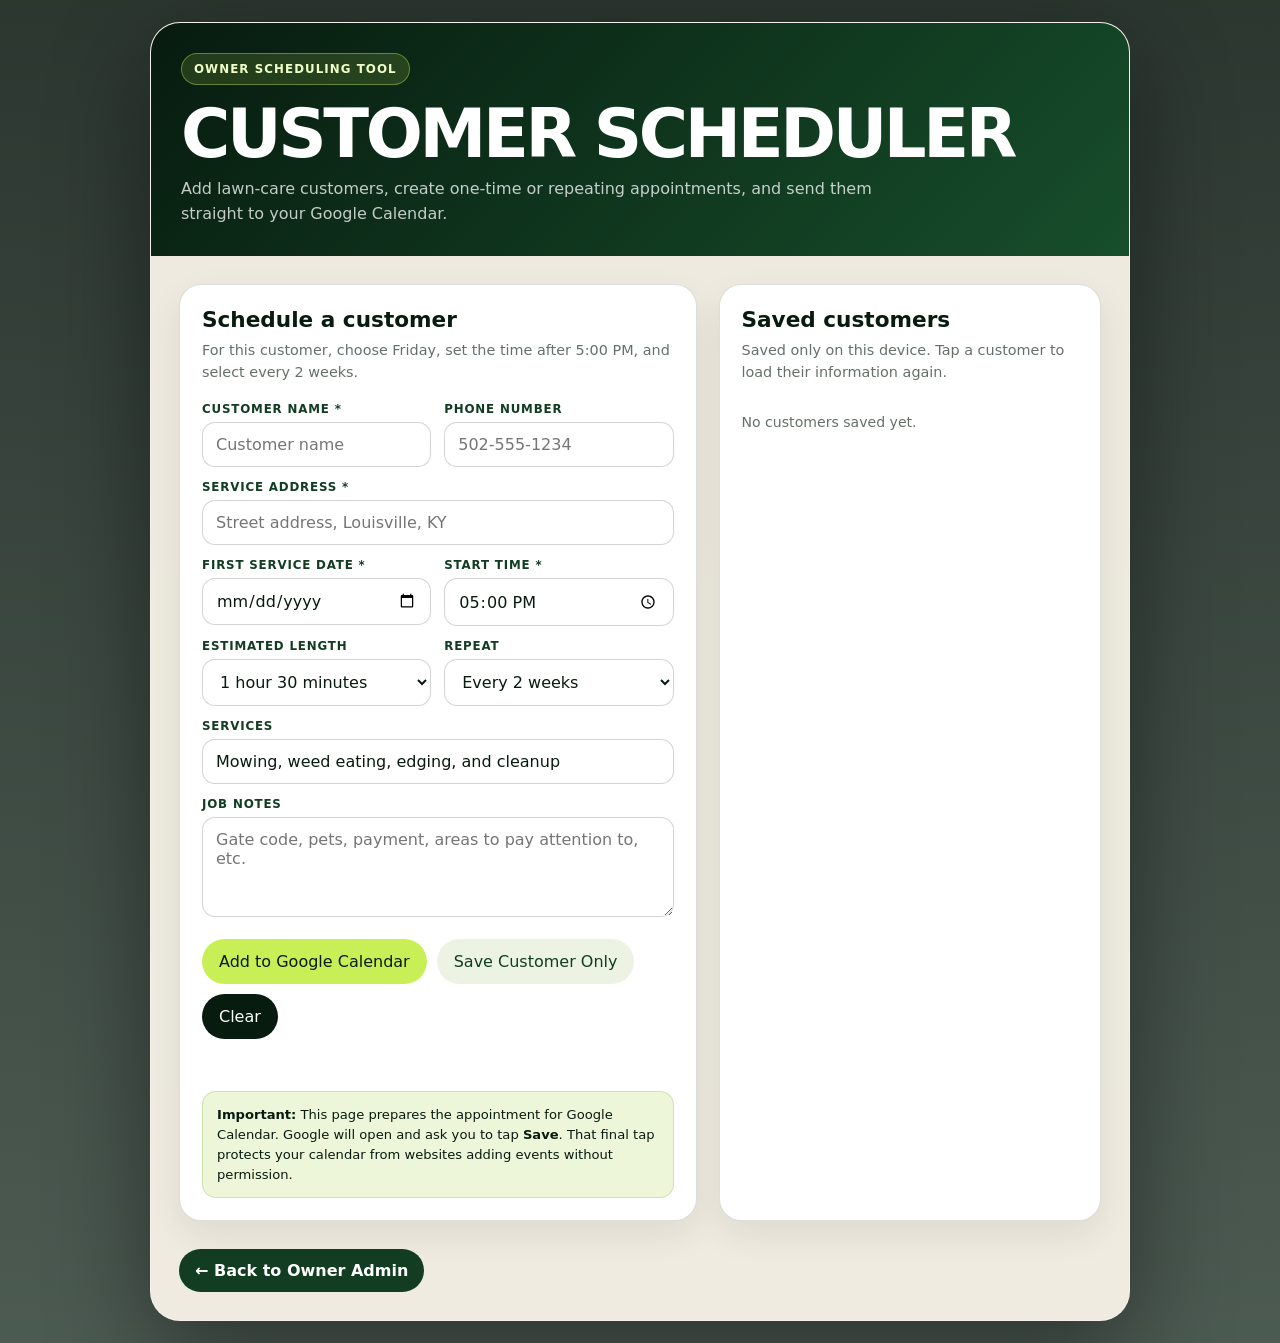
<file: scheduler.html>
<!doctype html>
<html lang="en">
<head>
<meta charset="utf-8">
<meta name="viewport" content="width=device-width,initial-scale=1">
<meta name="robots" content="noindex,nofollow">
<meta name="theme-color" content="#071b0f">
<title>Customer Scheduler | Trent's Lawn Care</title>
<style>
:root{--ink:#071b0f;--forest:#123d22;--lime:#c9ef57;--cream:#f6f2e7;--white:#fff;--muted:#657168;--line:rgba(7,27,15,.14)}
*{box-sizing:border-box}
body{margin:0;min-height:100vh;font-family:Inter,system-ui,-apple-system,"Segoe UI",sans-serif;color:var(--ink);background:linear-gradient(rgba(3,16,8,.84),rgba(7,27,15,.72)),url('https://www.goodfreephotos.com/albums/united-states/kentucky/louisville/skyline-of-downtown-louisville-kentucky.jpg') center/cover fixed;padding:22px}
.shell{width:min(980px,100%);margin:auto;background:rgba(246,242,231,.96);border:1px solid rgba(255,255,255,.35);border-radius:30px;box-shadow:0 34px 100px rgba(0,0,0,.42);overflow:hidden}
.hero{padding:30px;background:linear-gradient(135deg,#071b0f,#174e2b);color:white}
.badge{display:inline-flex;padding:8px 12px;border-radius:999px;background:rgba(201,239,87,.14);border:1px solid rgba(201,239,87,.4);color:#efffc7;font-size:.74rem;font-weight:900;letter-spacing:.09em;text-transform:uppercase}
h1{font-size:clamp(2rem,7vw,4.2rem);line-height:.95;letter-spacing:-.05em;text-transform:uppercase;margin:18px 0 10px}
.hero p{max-width:700px;color:rgba(255,255,255,.76);line-height:1.55;margin:0}
.content{display:grid;grid-template-columns:1.15fr .85fr;gap:22px;padding:28px}
.card{background:white;border:1px solid var(--line);border-radius:22px;padding:22px;box-shadow:0 14px 35px rgba(7,27,15,.08)}
h2{margin:0 0 8px;font-size:1.35rem}.sub{color:var(--muted);font-size:.9rem;line-height:1.5;margin:0 0 18px}
.grid{display:grid;grid-template-columns:1fr 1fr;gap:13px}.full{grid-column:1/-1}
label{display:block;margin:0 0 6px;font-size:.74rem;font-weight:900;letter-spacing:.07em;text-transform:uppercase;color:var(--forest)}
input,select,textarea{width:100%;border:1px solid rgba(7,27,15,.18);border-radius:13px;padding:12px 13px;background:#fff;color:var(--ink);font:inherit;outline:none}
input:focus,select:focus,textarea:focus{border-color:#71a62c;box-shadow:0 0 0 3px rgba(201,239,87,.25)}
textarea{min-height:100px;resize:vertical}
.actions{display:flex;flex-wrap:wrap;gap:10px;margin-top:18px}
button,a.btn{border:0;border-radius:999px;padding:13px 17px;font-weight:950;font:inherit;cursor:pointer;text-decoration:none;display:inline-flex;align-items:center;justify-content:center}
.primary{background:var(--lime);color:var(--ink)}.dark{background:var(--ink);color:white}.light{background:#edf3e3;color:var(--forest)}
.notice{margin-top:14px;min-height:22px;font-size:.87rem;font-weight:750;color:#27642e}
.list{display:grid;gap:10px;margin-top:14px}.job{border:1px solid var(--line);border-radius:15px;padding:13px;background:#fbfcf7}.job strong{display:block}.job small{display:block;color:var(--muted);margin-top:4px;line-height:1.4}.job-actions{display:flex;gap:7px;flex-wrap:wrap;margin-top:10px}.job-actions button{padding:8px 11px;font-size:.78rem}
.empty{color:var(--muted);font-size:.88rem;padding:12px 0}
.note{padding:13px 14px;border-radius:14px;background:#eef6da;border:1px solid rgba(113,166,44,.24);font-size:.82rem;line-height:1.5;margin-top:16px}
.back{display:inline-flex;margin:0 28px 28px;color:white;background:var(--forest);text-decoration:none;padding:12px 16px;border-radius:999px;font-weight:900}
@media(max-width:760px){body{padding:10px}.content{grid-template-columns:1fr;padding:16px}.hero{padding:24px}.grid{grid-template-columns:1fr}.full{grid-column:auto}.shell{border-radius:22px}.back{margin:0 16px 20px}}
</style>
</head>
<body>
<main class="shell">
<section class="hero">
  <span class="badge">Owner scheduling tool</span>
  <h1>Customer Scheduler</h1>
  <p>Add lawn-care customers, create one-time or repeating appointments, and send them straight to your Google Calendar.</p>
</section>
<div class="content">
  <section class="card">
    <h2>Schedule a customer</h2>
    <p class="sub">For this customer, choose Friday, set the time after 5:00 PM, and select every 2 weeks.</p>
    <form id="scheduleForm">
      <div class="grid">
        <div><label for="customer">Customer name *</label><input id="customer" required autocomplete="name" placeholder="Customer name"></div>
        <div><label for="phone">Phone number</label><input id="phone" autocomplete="tel" inputmode="tel" placeholder="502-555-1234"></div>
        <div class="full"><label for="address">Service address *</label><input id="address" required autocomplete="street-address" placeholder="Street address, Louisville, KY"></div>
        <div><label for="date">First service date *</label><input id="date" type="date" required></div>
        <div><label for="time">Start time *</label><input id="time" type="time" value="17:00" required></div>
        <div><label for="duration">Estimated length</label><select id="duration"><option value="60">1 hour</option><option value="90" selected>1 hour 30 minutes</option><option value="120">2 hours</option><option value="180">3 hours</option></select></div>
        <div><label for="repeat">Repeat</label><select id="repeat"><option value="none">One time</option><option value="weekly">Every week</option><option value="biweekly" selected>Every 2 weeks</option><option value="monthly">Every month</option></select></div>
        <div class="full"><label for="services">Services</label><input id="services" value="Mowing, weed eating, edging, and cleanup"></div>
        <div class="full"><label for="notes">Job notes</label><textarea id="notes" placeholder="Gate code, pets, payment, areas to pay attention to, etc."></textarea></div>
      </div>
      <div class="actions">
        <button class="primary" type="submit">Add to Google Calendar</button>
        <button class="light" id="saveOnly" type="button">Save Customer Only</button>
        <button class="dark" id="clearForm" type="button">Clear</button>
      </div>
      <div class="notice" id="status" aria-live="polite"></div>
      <div class="note"><strong>Important:</strong> This page prepares the appointment for Google Calendar. Google will open and ask you to tap <strong>Save</strong>. That final tap protects your calendar from websites adding events without permission.</div>
    </form>
  </section>
  <aside class="card">
    <h2>Saved customers</h2>
    <p class="sub">Saved only on this device. Tap a customer to load their information again.</p>
    <div class="list" id="savedList"></div>
  </aside>
</div>
<a class="back" href="/admin.html">← Back to Owner Admin</a>
</main>
<script>
const form=document.getElementById('scheduleForm');
const statusBox=document.getElementById('status');
const savedList=document.getElementById('savedList');
const fields=['customer','phone','address','date','time','duration','repeat','services','notes'];
const pad=n=>String(n).padStart(2,'0');
const localDateTime=(date,time)=>new Date(date+'T'+time+':00');
function googleStamp(date){return date.getFullYear()+pad(date.getMonth()+1)+pad(date.getDate())+'T'+pad(date.getHours())+pad(date.getMinutes())+'00';}
function getData(){const d={};fields.forEach(id=>d[id]=document.getElementById(id).value.trim());return d;}
function setData(d){fields.forEach(id=>{if(d[id]!==undefined)document.getElementById(id).value=d[id];});window.scrollTo({top:0,behavior:'smooth'});}
function customers(){try{return JSON.parse(localStorage.getItem('trentCustomers')||'[]')}catch{return []}}
function storeCustomer(d){
  const list=customers();
  const key=(d.customer+'|'+d.address).toLowerCase();
  const index=list.findIndex(x=>(x.customer+'|'+x.address).toLowerCase()===key);
  const record={...d,savedAt:new Date().toISOString()};
  if(index>=0)list[index]=record;else list.unshift(record);
  localStorage.setItem('trentCustomers',JSON.stringify(list.slice(0,50)));
  renderSaved();
}
function renderSaved(){
  const list=customers();
  savedList.innerHTML='';
  if(!list.length){savedList.innerHTML='<div class="empty">No customers saved yet.</div>';return;}
  list.forEach((d,i)=>{
    const item=document.createElement('div');item.className='job';
    item.innerHTML='<strong>'+escapeHtml(d.customer)+'</strong><small>'+escapeHtml(d.address)+'<br>'+escapeHtml(d.services||'Lawn service')+' • '+escapeHtml(d.repeat||'one time')+'</small><div class="job-actions"><button class="light" type="button" data-load="'+i+'">Load</button><button class="dark" type="button" data-delete="'+i+'">Delete</button></div>';
    savedList.appendChild(item);
  });
}
function escapeHtml(v){return String(v||'').replace(/[&<>'"]/g,c=>({'&':'&amp;','<':'&lt;','>':'&gt;',"'":'&#39;','"':'&quot;'}[c]));}
savedList.addEventListener('click',e=>{
  const load=e.target.dataset.load,del=e.target.dataset.delete;
  if(load!==undefined)setData(customers()[Number(load)]);
  if(del!==undefined){const list=customers();list.splice(Number(del),1);localStorage.setItem('trentCustomers',JSON.stringify(list));renderSaved();}
});
function recurrence(value){if(value==='weekly')return 'RRULE:FREQ=WEEKLY;INTERVAL=1';if(value==='biweekly')return 'RRULE:FREQ=WEEKLY;INTERVAL=2';if(value==='monthly')return 'RRULE:FREQ=MONTHLY;INTERVAL=1';return '';}
function openCalendar(d){
  const start=localDateTime(d.date,d.time);if(Number.isNaN(start.getTime()))return;
  const end=new Date(start.getTime()+Number(d.duration)*60000);
  const title="Lawn Service - "+d.customer;
  const details=[d.services,'Customer: '+d.customer,'Phone: '+(d.phone||'Not provided'),'Address: '+d.address,d.notes?'Notes: '+d.notes:'','Trent\'s Lawn Care • (502) 835-8658'].filter(Boolean).join('\n');
  const params=new URLSearchParams({action:'TEMPLATE',text:title,dates:googleStamp(start)+'/'+googleStamp(end),details,location:d.address,ctz:'America/New_York'});
  const recur=recurrence(d.repeat);if(recur)params.set('recur',recur);
  window.open('https://calendar.google.com/calendar/render?'+params.toString(),'_blank','noopener');
}
form.addEventListener('submit',e=>{e.preventDefault();if(!form.reportValidity())return;const d=getData();storeCustomer(d);openCalendar(d);statusBox.textContent='Google Calendar opened. Check the details, then tap Save.';});
document.getElementById('saveOnly').addEventListener('click',()=>{if(!form.reportValidity())return;storeCustomer(getData());statusBox.textContent='Customer saved on this device.';});
document.getElementById('clearForm').addEventListener('click',()=>{form.reset();document.getElementById('time').value='17:00';document.getElementById('repeat').value='biweekly';document.getElementById('services').value='Mowing, weed eating, edging, and cleanup';statusBox.textContent='';});
const dateInput=document.getElementById('date');dateInput.min=new Date().toISOString().split('T')[0];
renderSaved();
</script>
</body>
</html>
</file>
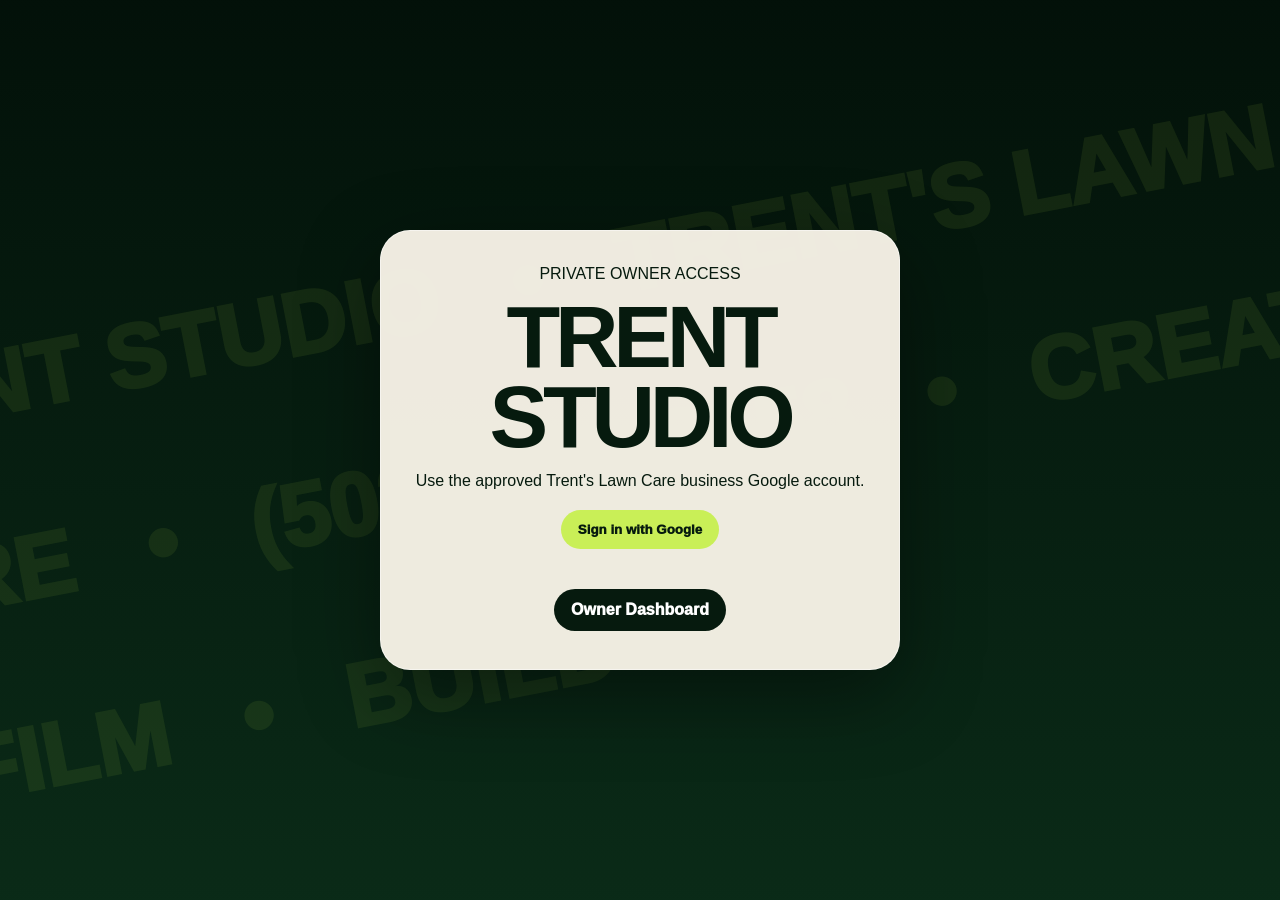
<file: studio.html>
<!doctype html>
<html lang="en">
<head>
<meta charset="utf-8">
<meta name="viewport" content="width=device-width,initial-scale=1">
<meta name="robots" content="noindex,nofollow">
<title>Private Trent Studio</title>
<style>
:root{--ink:#061a0e;--forest:#174e2b;--lime:#c9ef57;--cream:#f6f2e7;--white:#fff;--muted:#68736b;--line:#d8dfd4;--danger:#a52d2d}
*{box-sizing:border-box}
html,body{margin:0;min-height:100%;font-family:Inter,Arial,sans-serif}
body{background:var(--ink);color:white}
.hidden{display:none!important}
.bg{position:fixed;inset:0;z-index:-2;background:linear-gradient(rgba(3,16,8,.86),rgba(12,46,25,.86)),url('https://www.goodfreephotos.com/albums/united-states/kentucky/louisville/skyline-of-downtown-louisville-kentucky.jpg') center/cover}
.bg::after{content:"TRENT STUDIO   •   TRENT'S LAWN CARE   •   (502) 835-8658   •   CREATE   •   FILM   •   BUILD";position:absolute;inset:-15%;display:flex;align-items:center;font-size:clamp(2.5rem,7vw,7rem);font-weight:1000;line-height:2.1;color:rgba(201,239,87,.08);transform:rotate(-11deg);white-space:pre-wrap;overflow:hidden}
.login{min-height:100vh;display:grid;place-items:center;padding:22px}
.login-card,.panel{background:rgba(246,242,231,.97);color:var(--ink);border:1px solid rgba(255,255,255,.5);box-shadow:0 24px 80px rgba(0,0,0,.42)}
.login-card{width:min(520px,100%);padding:34px;border-radius:30px;text-align:center}
.login-card h1,.hero-title{font-size:clamp(2.6rem,8vw,5.5rem);line-height:.9;text-transform:uppercase;letter-spacing:-.06em;margin:14px 0}
.btn{border:0;border-radius:999px;padding:12px 17px;font-weight:950;cursor:pointer;text-decoration:none;display:inline-flex;align-items:center;justify-content:center;gap:8px;margin:4px;background:var(--lime);color:var(--ink)}
.btn.dark{background:var(--ink);color:white}.btn.danger{background:var(--danger);color:white}.btn.light{background:#e7eee2;color:var(--forest)}
.status{min-height:22px;margin-top:10px;font-size:.9rem;color:var(--forest)}
.topbar{position:sticky;top:0;z-index:20;padding:14px 18px;background:rgba(6,26,14,.93);backdrop-filter:blur(14px);display:flex;align-items:center;justify-content:space-between;gap:12px;flex-wrap:wrap;border-bottom:1px solid rgba(255,255,255,.12)}
.topbar strong{color:var(--lime);font-size:1.1rem}.topbar small{display:block;opacity:.75;margin-top:3px}
.wrap{width:min(1180px,100%);margin:auto;padding:24px}
.intro{margin-bottom:18px}.intro p{max-width:700px;color:rgba(255,255,255,.76)}
.grid{display:grid;grid-template-columns:1.35fr .65fr;gap:18px}
.panel{border-radius:26px;padding:18px}
.viewer{background:#000;border-radius:22px;overflow:hidden;aspect-ratio:16/10;display:grid;place-items:center;position:relative}
.viewer video{width:100%;height:100%;object-fit:cover}.viewer.mirror video{transform:scaleX(-1)}
.camera-label{position:absolute;left:14px;top:14px;background:rgba(0,0,0,.6);color:white;padding:8px 10px;border-radius:999px;font-size:.75rem;font-weight:900}
.controls{display:flex;flex-wrap:wrap;gap:8px;margin-top:13px}.controls .btn{margin:0}
textarea,input{width:100%;border:1px solid var(--line);border-radius:14px;padding:12px;font:inherit;background:white;color:var(--ink)}
textarea{min-height:165px;resize:vertical}
.tools{display:grid;gap:16px}
.idea-list{display:grid;gap:8px;margin-top:12px}.idea{padding:11px 12px;border-radius:13px;background:#eaf0e5;font-size:.9rem}
.quick-grid{display:grid;grid-template-columns:1fr 1fr;gap:8px}.quick-card{padding:12px;border-radius:15px;background:#eef3e9;border:1px solid var(--line);font-size:.86rem;font-weight:800;cursor:pointer}
.quick-card:hover{transform:translateY(-1px)}
.footer{padding:25px;text-align:center;color:rgba(255,255,255,.65);font-size:.82rem}
@media(max-width:850px){.grid{grid-template-columns:1fr}.wrap{padding:14px}.hero-title{font-size:3rem}}

/* MOVIE THEATER + LOUNGE */
.theater-panel{background:linear-gradient(145deg,#f8f4e8,#e8f0e4)!important}
.theater-heading{display:flex;align-items:flex-start;justify-content:space-between;gap:12px}
.theater-heading h2{margin:5px 0 4px}
.studio-kicker{font-size:.72rem;font-weight:1000;letter-spacing:.14em;text-transform:uppercase;color:var(--forest)}
.now-playing{padding:7px 10px;border-radius:999px;background:var(--ink);color:var(--lime);font-size:.7rem;font-weight:1000;letter-spacing:.08em;white-space:nowrap}
.theater-shell{margin-top:14px;padding:12px;border-radius:24px;background:#07140c;box-shadow:inset 0 0 0 1px rgba(201,239,87,.3),0 18px 45px rgba(0,0,0,.28)}
.screen-frame{position:relative;overflow:hidden;border-radius:16px;background:#000;aspect-ratio:16/9;box-shadow:0 0 28px rgba(201,239,87,.18)}
.screen-frame::before{content:"";position:absolute;inset:0;z-index:1;pointer-events:none;border:1px solid rgba(255,255,255,.22);border-radius:16px}
.screen-frame iframe{position:absolute;inset:0;width:100%;height:100%;border:0}
.theater-seatbar{display:flex;justify-content:space-between;align-items:center;gap:10px;color:#f4ffe5;font-size:.78rem;font-weight:900;padding:10px 3px 0}
.theater-seatbar .btn{font-size:.75rem;padding:9px 12px}
.movie-controls{display:grid;grid-template-columns:1fr auto;gap:8px;margin-top:11px}
.movie-controls .btn{margin:0}
.movie-presets{display:flex;flex-wrap:wrap;gap:7px;margin-top:9px}
.movie-presets .btn{margin:0;background:#dff2bd;font-size:.75rem;padding:9px 12px}
.scene-grid{display:grid;grid-template-columns:repeat(3,1fr);gap:9px;margin-top:13px}
.scene-card{min-height:92px;position:relative;overflow:hidden;border:0;border-radius:16px;padding:12px;text-align:left;color:#fff;background-size:cover;background-position:center;cursor:pointer;box-shadow:0 9px 22px rgba(0,0,0,.2)}
.scene-card::after{content:"";position:absolute;inset:0;background:linear-gradient(160deg,rgba(3,18,9,.22),rgba(3,18,9,.84))}
.scene-card strong,.scene-card span{position:relative;z-index:1;display:block}
.scene-card strong{font-size:.85rem}.scene-card span{font-size:.7rem;opacity:.85;margin-top:4px}
.scene-card.louisville{background-image:url('https://www.goodfreephotos.com/albums/united-states/kentucky/louisville/skyline-of-downtown-louisville-kentucky.jpg')}
.scene-card.paris{background-image:url('https://images.unsplash.com/photo-1502602898657-3e91760cbb34?auto=format&fit=crop&w=900&q=80')}
.scene-card.map{background-image:linear-gradient(135deg,#17522e,#0b2b1a)}
.camera-links{display:grid;gap:8px;margin-top:10px}
.camera-link{display:flex;align-items:center;justify-content:space-between;gap:10px;padding:11px 12px;border-radius:13px;background:#eef4e9;color:var(--ink);font-size:.82rem;font-weight:850;text-decoration:none}
.camera-link small{color:var(--muted);font-weight:700}
.football-lounge{grid-column:1/-1;margin-top:18px;position:relative;overflow:hidden;background:radial-gradient(circle at 50% -20%,rgba(201,239,87,.22),transparent 38%),linear-gradient(145deg,#020904,#0c321b 55%,#07170d);color:#fff;border-radius:28px;padding:24px;box-shadow:0 24px 65px rgba(0,0,0,.42),inset 0 0 0 1px rgba(201,239,87,.28)}
.football-lounge::before{content:"";position:absolute;inset:0;background:repeating-linear-gradient(90deg,transparent 0 9.5%,rgba(255,255,255,.025) 10%);pointer-events:none}
.football-lounge h2{position:relative;margin:0 0 6px;color:var(--lime);font-size:clamp(1.8rem,4vw,3.2rem);text-transform:uppercase;letter-spacing:-.04em}.football-lounge p{position:relative;color:rgba(255,255,255,.76);margin-bottom:14px}
.lounge-room{position:relative;margin-top:18px;padding:20px;border-radius:24px;background:linear-gradient(180deg,#07120b 0 64%,#173f25 64% 67%,#07100a 67%);border:1px solid rgba(201,239,87,.25);box-shadow:inset 0 18px 55px rgba(0,0,0,.72);perspective:800px}
.lounge-screen{width:min(760px,92%);margin:auto;border:7px solid #18231b;border-bottom-width:12px;border-radius:12px;background:#000;box-shadow:0 0 35px rgba(201,239,87,.3);aspect-ratio:16/7;display:grid;place-items:center;text-align:center;padding:20px;background-image:linear-gradient(rgba(1,18,7,.42),rgba(1,18,7,.68)),url('https://images.unsplash.com/photo-1508098682722-e99c43a406b2?auto=format&fit=crop&w=1400&q=82');background-size:cover;background-position:center}
.lounge-screen strong{font-size:clamp(1.3rem,4vw,3.1rem);color:#fff;text-shadow:0 3px 15px #000}.lounge-screen span{display:block;margin-top:5px;color:var(--lime);font-weight:950;letter-spacing:.12em}
.score-strip{display:flex;justify-content:center;gap:18px;margin:10px auto 0;color:var(--lime);font-size:.72rem;font-weight:1000;letter-spacing:.1em}
.seat-rows{margin:18px auto 0;display:grid;gap:9px;max-width:780px;transform:rotateX(7deg)}
.seat-row{display:flex;justify-content:center;gap:8px}.seat-row:nth-child(2){gap:10px}.seat{width:54px;height:31px;border-radius:9px 9px 15px 15px;background:linear-gradient(#315e3e,#102818);border:1px solid rgba(201,239,87,.34);box-shadow:0 7px 0 #050a06,0 11px 14px rgba(0,0,0,.45)}.seat.vip{background:linear-gradient(#d2f169,#537620)}
.football-grid{position:relative;display:grid;grid-template-columns:repeat(3,1fr);gap:8px;margin-top:18px}
.football-card{padding:15px;border:1px solid rgba(201,239,87,.3);border-radius:14px;background:rgba(255,255,255,.08);font-size:.82rem;font-weight:850;backdrop-filter:blur(8px)}
@media(max-width:600px){.scene-grid,.football-grid{grid-template-columns:1fr}.movie-controls{grid-template-columns:1fr}.theater-heading{display:block}.now-playing{display:inline-flex;margin-top:8px}}

</style>
</head>
<body>
<div class="bg"></div>
<section id="login" class="login">
  <div class="login-card">
    <div>PRIVATE OWNER ACCESS</div>
    <h1>Trent Studio</h1>
    <p>Use the approved Trent's Lawn Care business Google account.</p>
    <button id="signIn" class="btn">Sign in with Google</button>
    <div id="loginStatus" class="status"></div>
    <a class="btn dark" href="/admin.html">Owner Dashboard</a>
  </div>
</section>

<div id="studio" class="hidden">
  <header class="topbar">
    <div><strong>Trent Studio</strong><small id="ownerEmail"></small></div>
    <div>
      <a class="btn light" href="/admin.html">Dashboard</a>
      <a class="btn light" href="/">Main Website</a>
      <button id="signOut" class="btn danger">Sign out</button>
    </div>
  </header>

  <main class="wrap">
    <section class="intro">
      <h1 class="hero-title">Creator Studio</h1>
      <p>Use your camera, plan videos, save captions, and keep your creator ideas in one private place.</p>
    </section>

    <div class="grid">
      <section class="panel">
        <h2>Camera Preview</h2>
        <p>Your camera stays on your device. Nothing uploads automatically.</p>
        <div id="viewer" class="viewer mirror">
          <span class="camera-label">PRIVATE PREVIEW</span>
          <video id="video" autoplay playsinline muted></video>
        </div>
        <div class="controls">
          <button id="start" class="btn">Start camera</button>
          <button id="switch" class="btn light">Switch camera</button>
          <button id="mirror" class="btn light">Mirror</button>
          <button id="stop" class="btn dark">Stop</button>
        </div>
        <div id="cameraStatus" class="status">Camera is off.</div>
      </section>

      <section class="panel theater-panel">
        <div class="theater-heading">
          <div><span class="studio-kicker">STUDIO SCREEN</span><h2>Movie Theater</h2><p>Load a YouTube video or playlist and watch it on the theater screen.</p></div>
          <span id="screenStatus" class="now-playing">READY</span>
        </div>
        <div class="theater-shell">
          <div class="screen-frame">
            <iframe id="movieScreen" title="Trent Studio movie theater screen" src="https://www.youtube-nocookie.com/embed/videoseries?list=UUuOdZlCQYYKvXiLcF8bC-Jg&amp;rel=0" allow="autoplay; encrypted-media; picture-in-picture" allowfullscreen></iframe>
          </div>
          <div class="theater-seatbar"><span>🎟️ Trent Studio Theater</span><button id="fullscreenScreen" class="btn light">Fullscreen</button></div>
        </div>
        <div class="movie-controls">
          <input id="videoUrl" placeholder="Paste a YouTube video or playlist link">
          <button id="loadVideo" class="btn">Load video</button>
        </div>
        <div class="movie-presets">
          <button class="btn" data-video="https://www.youtube.com/playlist?list=UUuOdZlCQYYKvXiLcF8bC-Jg">Trent uploads</button>
          <button class="btn" data-video="https://www.youtube.com/watch?v=OzYp4NRZlwQ">Paris live cam</button>
          <a class="btn" href="https://www.youtube.com/results?search_query=Louisville+Kentucky+live+camera" target="_blank" rel="noopener">Louisville camera search ↗</a>
        </div>
        <div class="status">YouTube controls and fullscreen are provided by YouTube.</div>
      </section>

      <section class="panel">
        <h2>Paris + Louisville Views</h2>
        <p>Switch the studio mood or open live camera sources in a new tab.</p>
        <div class="scene-grid">
          <button class="scene-card louisville" data-scene="Louisville"><strong>Louisville, Kentucky</strong><span>Downtown view</span></button>
          <button class="scene-card paris" data-scene="Paris"><strong>Paris, France</strong><span>Eiffel Tower mood</span></button>
          <button class="scene-card map" data-scene="Louisville map"><strong>Louisville map</strong><span>Service-area view ↗</span></button>
        </div>
        <div class="camera-links">
          <a class="camera-link" href="https://www.511.ky.gov/" target="_blank" rel="noopener"><span>Kentucky 511 cameras <small>official traffic cameras</small></span><span>↗</span></a>
          <a class="camera-link" href="https://www.skylinewebcams.com/en/webcam/france/ile-de-france/paris/tour-eiffel.html" target="_blank" rel="noopener"><span>Paris Eiffel Tower cam <small>live webcam source</small></span><span>↗</span></a>
          <a class="camera-link" href="https://www.google.com/maps/@38.1886093,-85.8408091,11z" target="_blank" rel="noopener"><span>Louisville Google Map <small>service area</small></span><span>↗</span></a>
        </div>
      </section>

      <section class="football-lounge">
        <span class="studio-kicker" style="color:#c9ef57">PRIVATE PLAYER ROOM</span>
        <h2>Trent’s Football Theater</h2>
        <p>A realistic mini team lounge for watching film, football videos, and Trent’s creator content.</p>
        <div class="lounge-room" aria-label="Mini football movie theater">
          <div class="lounge-screen">
            <div><strong>GAME FILM • CREATOR STUDIO</strong><span>LOUISVILLE, KENTUCKY</span></div>
          </div>
          <div class="score-strip"><span>TRENT STUDIO</span><span>•</span><span>PLAYER LOUNGE</span></div>
          <div class="seat-rows" aria-label="Theater seating">
            <div class="seat-row"><i class="seat vip"></i><i class="seat vip"></i><i class="seat vip"></i><i class="seat vip"></i><i class="seat vip"></i></div>
            <div class="seat-row"><i class="seat"></i><i class="seat"></i><i class="seat"></i><i class="seat"></i><i class="seat"></i><i class="seat"></i></div>
            <div class="seat-row"><i class="seat"></i><i class="seat"></i><i class="seat"></i><i class="seat"></i><i class="seat"></i><i class="seat"></i><i class="seat"></i></div>
          </div>
        </div>
        <div class="football-grid">
          <div class="football-card">🏈 Player Film Room<br><small>Study routes and game footage</small></div>
          <div class="football-card">🎬 Big-Screen Theater<br><small>Use the movie screen above</small></div>
          <div class="football-card">📋 Game-Day Board<br><small>Keep plans in Creator Notes</small></div>
        </div>
      </section>

    </div>

    <div class="grid">
      <aside class="tools">
        <section class="panel">
          <h2>Creator Notes</h2>
          <textarea id="notes" placeholder="Video ideas, camera shots, Bible content, lawn care videos, captions..."></textarea>
          <button id="saveNotes" class="btn">Save notes</button>
          <div id="noteStatus" class="status"></div>
        </section>

        <section class="panel">
          <h2>Quick Ideas</h2>
          <div class="quick-grid">
            <button class="quick-card" data-idea="Before and after lawn transformation">Before & after</button>
            <button class="quick-card" data-idea="A day running Trent's Lawn Care">Day in my life</button>
            <button class="quick-card" data-idea="Fast mowing and edging montage">Mowing montage</button>
            <button class="quick-card" data-idea="Short business motivation video">Motivation</button>
            <button class="quick-card" data-idea="Bible verse with a calm Louisville background">Bible short</button>
            <button class="quick-card" data-idea="Explain one lawn care tip in 20 seconds">Quick tip</button>
          </div>
        </section>

        <section class="panel">
          <h2>Saved Ideas</h2>
          <input id="newIdea" placeholder="Type a new video idea">
          <button id="addIdea" class="btn">Add idea</button>
          <div id="ideaList" class="idea-list"></div>
        </section>
      </aside>
    </div>
  </main>
  <footer class="footer">Private Trent Studio • Approved business account only</footer>
</div>

<script type="module">
import{initializeApp}from'https://www.gstatic.com/firebasejs/10.12.5/firebase-app.js';
import{getAuth,GoogleAuthProvider,signInWithPopup,signOut,onAuthStateChanged}from'https://www.gstatic.com/firebasejs/10.12.5/firebase-auth.js';
const config={apiKey:'AIzaSyCdTFyZoBAKfO0L5ZAZ-IP4cqltnlEs1l4',authDomain:'trentlawn-care.firebaseapp.com',projectId:'trentlawn-care',storageBucket:'trentlawn-care.firebasestorage.app',messagingSenderId:'440907459371',appId:'1:440907459371:web:2a4a9a8bf1594d2f14336e'};
const OWNER_EMAILS=['trents.lawncare.ky@gmail.com','trenton77@gmail.com'];
const app=initializeApp(config),auth=getAuth(app),provider=new GoogleAuthProvider();
provider.setCustomParameters({prompt:'select_account'});
const $=id=>document.getElementById(id);
let stream=null,facing='user';
$('signIn').onclick=async()=>{try{$('loginStatus').textContent='Opening Google sign-in...';await signInWithPopup(auth,provider)}catch(e){$('loginStatus').textContent=e.message}};
$('signOut').onclick=()=>signOut(auth);
onAuthStateChanged(auth,async user=>{
  if(!user){$('login').classList.remove('hidden');$('studio').classList.add('hidden');return}
  if(!OWNER_EMAILS.includes((user.email||'').toLowerCase())){await signOut(auth);$('loginStatus').textContent='Access denied. Use an approved Trent Studio account.';return}
  $('ownerEmail').textContent=user.email;
  $('login').classList.add('hidden');
  $('studio').classList.remove('hidden');
});
async function startCamera(){
  try{
    stopCamera();
    if(!navigator.mediaDevices?.getUserMedia)throw new Error('Camera access is not supported in this browser.');
    stream=await navigator.mediaDevices.getUserMedia({video:{facingMode:facing},audio:false});
    $('video').srcObject=stream;
    $('cameraStatus').textContent='Camera is live.';
  }catch(e){$('cameraStatus').textContent='Camera error: '+e.message}
}
function stopCamera(){if(stream)stream.getTracks().forEach(t=>t.stop());stream=null;$('video').srcObject=null;$('cameraStatus').textContent='Camera is off.'}
$('start').onclick=startCamera;$('stop').onclick=stopCamera;
$('switch').onclick=async()=>{facing=facing==='user'?'environment':'user';await startCamera()};
$('mirror').onclick=()=>$('viewer').classList.toggle('mirror');

const screen=$('movieScreen'), videoUrl=$('videoUrl'), screenStatus=$('screenStatus');
function youtubeEmbed(raw){
  const value=(raw||'').trim();
  if(!value)return null;
  const list=value.match(/[?&]list=([A-Za-z0-9_-]+)/);
  if(list)return 'https://www.youtube-nocookie.com/embed/videoseries?list='+list[1]+'&rel=0';
  const id=value.match(/(?:youtu\\.be\\/|youtube\\.com\\/(?:watch\\?v=|embed\\/|shorts\\/|live\\/))([A-Za-z0-9_-]{6,})/);
  if(id)return 'https://www.youtube-nocookie.com/embed/'+id[1]+'?rel=0';
  return null;
}
function loadMovie(raw){
  const embed=youtubeEmbed(raw);
  if(!embed){screenStatus.textContent='PASTE A YOUTUBE LINK';return}
  screen.src=embed;screenStatus.textContent='NOW PLAYING';
}
$('loadVideo').onclick=()=>loadMovie(videoUrl.value);
document.querySelectorAll('[data-video]').forEach(btn=>btn.onclick=()=>{videoUrl.value=btn.dataset.video;loadMovie(btn.dataset.video)});
$('fullscreenScreen').onclick=()=>{const frame=document.querySelector('.screen-frame');if(frame.requestFullscreen)frame.requestFullscreen()};
document.querySelectorAll('[data-scene]').forEach(btn=>btn.onclick=()=>{screenStatus.textContent=btn.dataset.scene.toUpperCase();if(btn.dataset.scene==='Louisville map')window.open('https://www.google.com/maps/@38.1886093,-85.8408091,11z','_blank','noopener')});

const notesKey='trentStudioNotesV2',ideasKey='trentStudioIdeasV2';
$('notes').value=localStorage.getItem(notesKey)||'';
$('saveNotes').onclick=()=>{localStorage.setItem(notesKey,$('notes').value);$('noteStatus').textContent='Notes saved on this device.'};
let ideas=JSON.parse(localStorage.getItem(ideasKey)||'[]');
function saveIdeas(){localStorage.setItem(ideasKey,JSON.stringify(ideas));renderIdeas()}
function renderIdeas(){$('ideaList').innerHTML=ideas.length?'':'<div class="idea">No saved ideas yet.</div>';ideas.forEach((idea,i)=>{const el=document.createElement('div');el.className='idea';el.textContent=idea;el.title='Click to remove';el.onclick=()=>{if(confirm('Remove this idea?')){ideas.splice(i,1);saveIdeas()}};$('ideaList').appendChild(el)})}
$('addIdea').onclick=()=>{const value=$('newIdea').value.trim();if(!value)return;ideas.unshift(value);$('newIdea').value='';saveIdeas()};
document.querySelectorAll('[data-idea]').forEach(btn=>btn.onclick=()=>{ideas.unshift(btn.dataset.idea);saveIdeas()});
renderIdeas();
window.addEventListener('beforeunload',stopCamera);
</script>
</body>
</html>
</file>
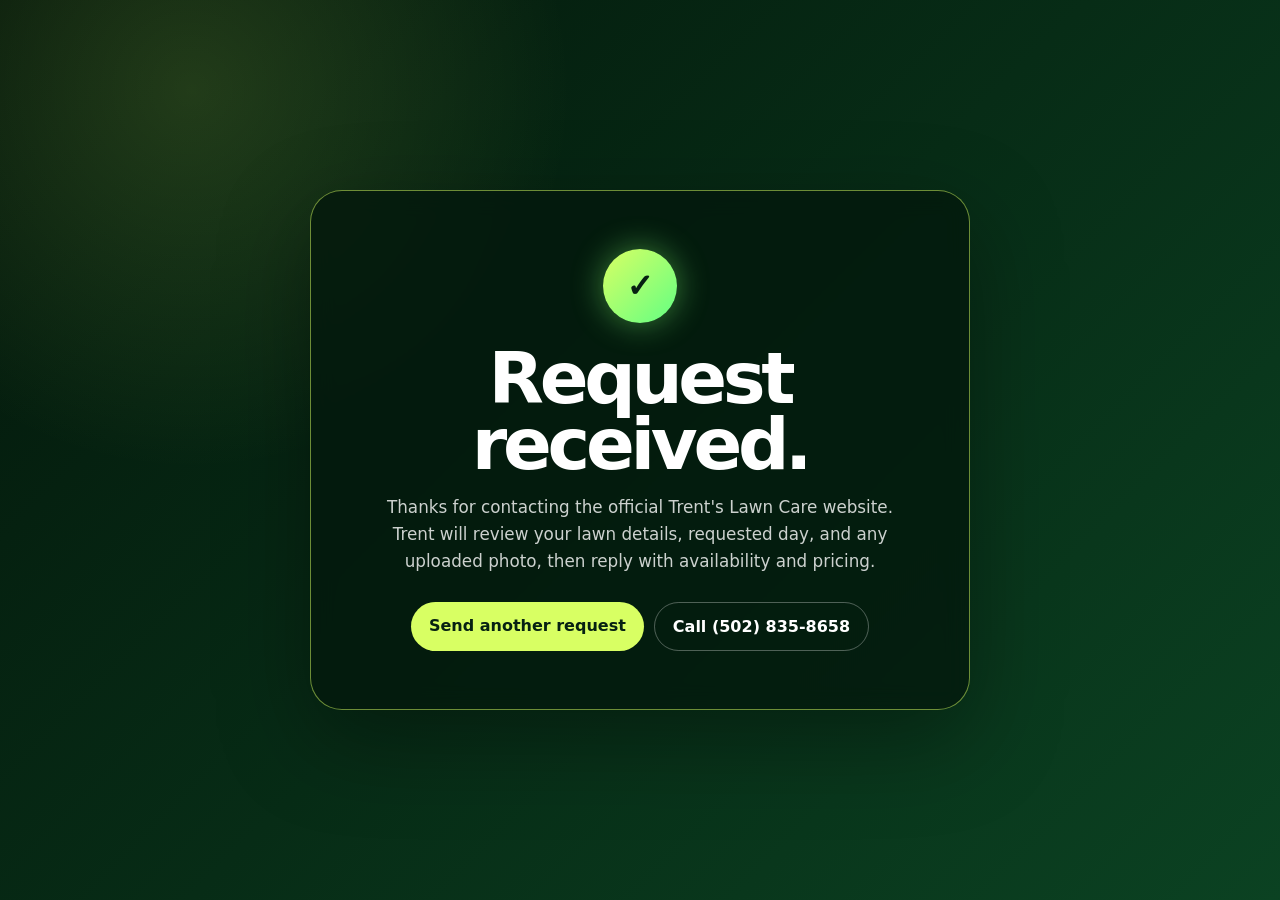
<file: thanks.html>
<!doctype html>
<html lang="en">
<head>
<meta charset="utf-8">
<meta name="viewport" content="width=device-width, initial-scale=1">
<meta name="robots" content="noindex, nofollow">
<title>Request Received | Trent's Lawn Care</title>
<style>
:root{color-scheme:dark;--ink:#062112;--lime:#d8ff63;--mint:#63ff83}
*{box-sizing:border-box}body{margin:0;min-height:100vh;display:grid;place-items:center;padding:24px;font-family:Inter,system-ui,-apple-system,Segoe UI,sans-serif;background:radial-gradient(circle at 15% 10%,rgba(216,255,99,.14),transparent 28%),linear-gradient(135deg,#03160a,#0b4222);color:#fff}
.card{width:min(660px,100%);padding:clamp(28px,6vw,58px);border:1px solid rgba(216,255,99,.5);border-radius:32px;background:rgba(3,24,12,.78);box-shadow:0 30px 90px rgba(0,0,0,.35);text-align:center;backdrop-filter:blur(12px)}
.check{display:grid;place-items:center;width:74px;height:74px;margin:0 auto 22px;border-radius:50%;color:var(--ink);background:linear-gradient(135deg,var(--lime),var(--mint));font-size:2rem;font-weight:950;box-shadow:0 0 32px rgba(126,255,114,.45)}
h1{margin:0 0 14px;font-size:clamp(2.3rem,7vw,4.5rem);line-height:.92;letter-spacing:-.06em}p{color:rgba(255,255,255,.8);font-size:1.05rem;line-height:1.6}.next{display:flex;flex-wrap:wrap;justify-content:center;gap:10px;margin-top:28px}a{display:inline-flex;padding:14px 18px;border-radius:999px;text-decoration:none;font-weight:900}a.primary{background:var(--lime);color:var(--ink)}a.secondary{border:1px solid rgba(255,255,255,.3);color:#fff}
</style>
</head>
<body>
<main class="card">
  <div class="check">✓</div>
  <h1>Request received.</h1>
  <p>Thanks for contacting the official Trent's Lawn Care website. Trent will review your lawn details, requested day, and any uploaded photo, then reply with availability and pricing.</p>
  <div class="next"><a class="primary" href="https://trentslawncare.com/#quote">Send another request</a><a class="secondary" href="tel:+15028358658">Call (502) 835-8658</a></div>
</main>
</body>
</html>
</file>
